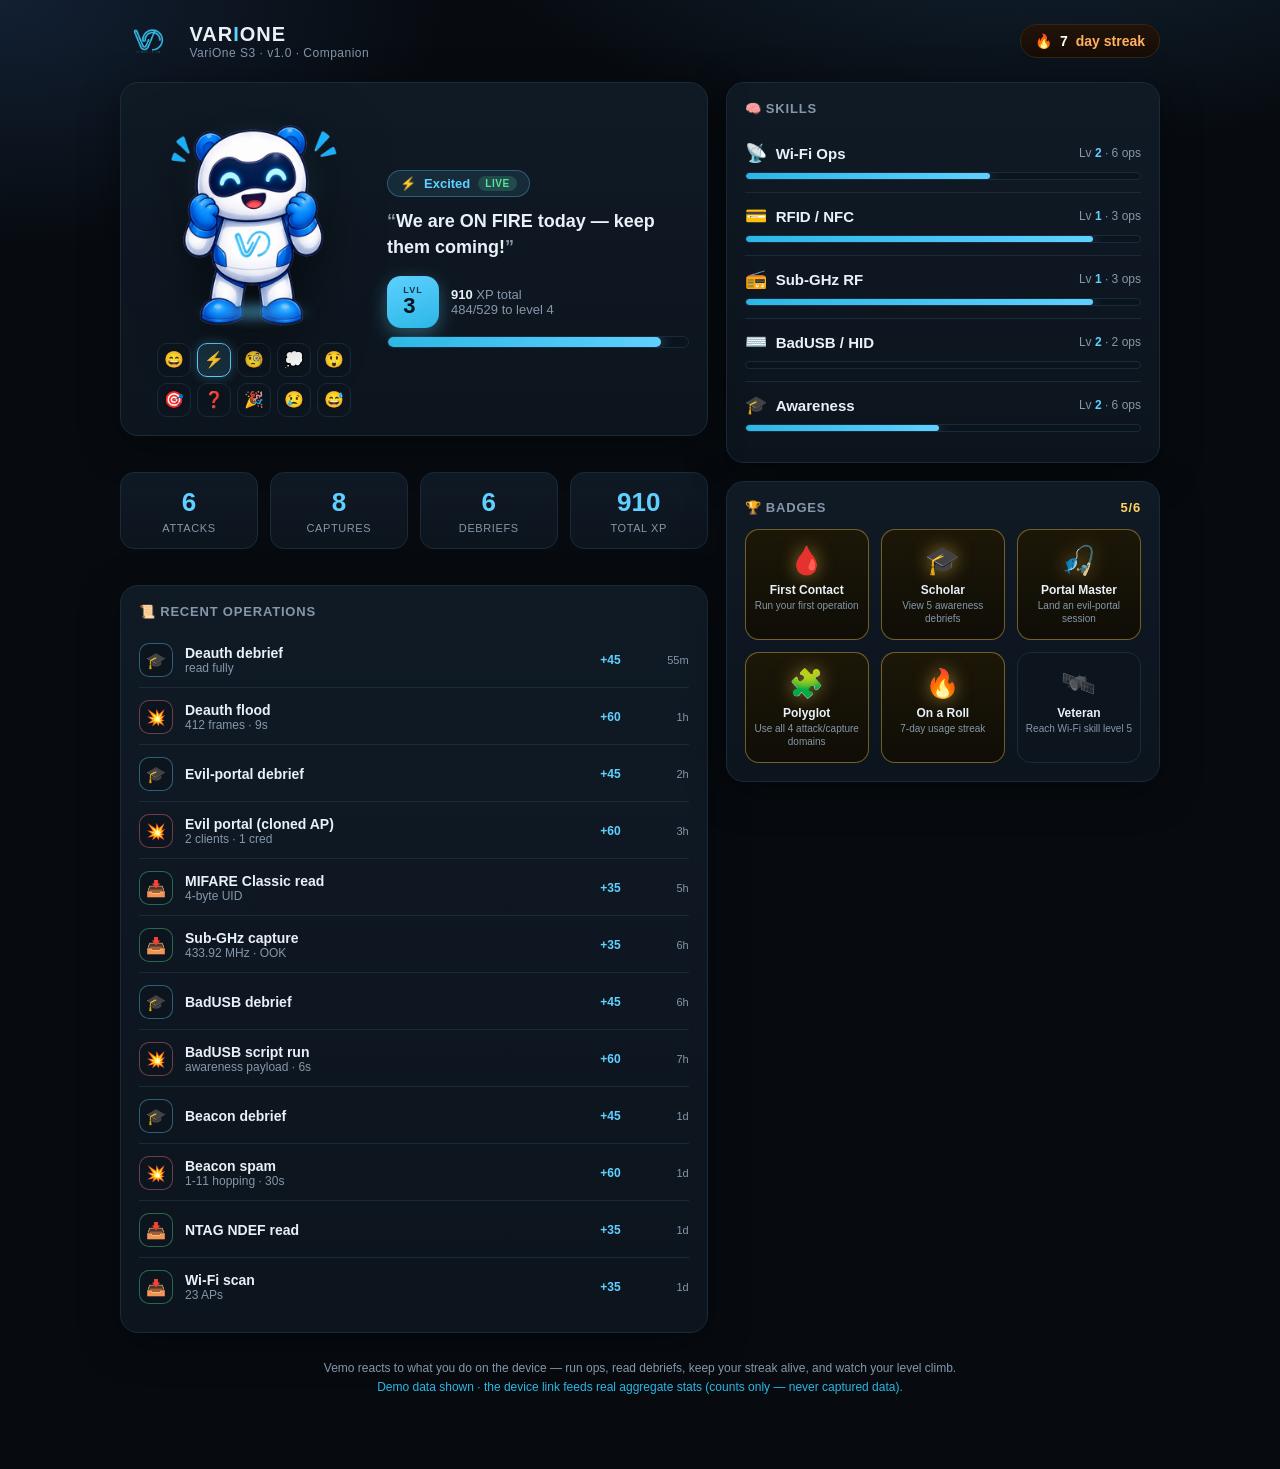
<file: companion/index.html>
<!DOCTYPE html><!--ahRRYMnNxTOveliz0dG5n--><html lang="en"><head><meta charSet="utf-8"/><meta name="viewport" content="width=device-width, initial-scale=1"/><link rel="preload" as="image" href="/companion/vemo/logo.png"/><link rel="preload" as="image" href="/companion/vemo/moods/excited.png"/><link rel="stylesheet" href="/companion/_next/static/css/559a97f2cf360df7.css" data-precedence="next"/><link rel="preload" as="script" fetchPriority="low" href="/companion/_next/static/chunks/webpack-e1fc51a0417401c2.js"/><script src="/companion/_next/static/chunks/4bd1b696-c023c6e3521b1417.js" async=""></script><script src="/companion/_next/static/chunks/255-ff2aa54aff9f7291.js" async=""></script><script src="/companion/_next/static/chunks/main-app-71a87562c7416ae0.js" async=""></script><script src="/companion/_next/static/chunks/app/page-c384c3129f1218ae.js" async=""></script><meta name="theme-color" content="#070b10"/><title>VariOne Companion · Vemo</title><meta name="description" content="Gamified companion for the VariOne awareness device — meet Vemo, level up, and track your operations."/><script src="/companion/_next/static/chunks/polyfills-42372ed130431b0a.js" noModule=""></script></head><body><div hidden=""><!--$--><!--/$--></div><main class="shell"><header class="topbar"><div class="brand"><img src="/companion/vemo/logo.png" alt="VariOne" width="92" height="38"/><div><div class="wm">VAR<i>I</i>ONE</div><div class="sub">VariOne S3<!-- --> · <!-- -->v1.0<!-- --> · Companion</div></div></div><div class="streak" title="Best streak: 7 days">🔥 <span class="n">7</span> day streak</div></header><div class="grid"><div class="stack"><div class="card hero"><div class="stage"><div class="vemo-col"><button class="vemo-wrap" title="Tap Vemo to change mood" aria-label="Vemo is Excited. Tap to change mood."><div class="vemo-glow"></div><img class="vemo-art pop" src="/companion/vemo/moods/excited.png" alt="Vemo — Excited" width="240" height="240"/></button><div class="moodgallery" role="tablist" aria-label="Vemo moods"><button class="mdot " title="Happy" aria-label="Happy" aria-selected="false" role="tab">😄</button><button class="mdot on" title="Excited" aria-label="Excited" aria-selected="true" role="tab">⚡</button><button class="mdot " title="Curious" aria-label="Curious" aria-selected="false" role="tab">🧐</button><button class="mdot " title="Thinking" aria-label="Thinking" aria-selected="false" role="tab">💭</button><button class="mdot " title="Surprised" aria-label="Surprised" aria-selected="false" role="tab">😲</button><button class="mdot " title="Focused" aria-label="Focused" aria-selected="false" role="tab">🎯</button><button class="mdot " title="Confused" aria-label="Confused" aria-selected="false" role="tab">❓</button><button class="mdot " title="Celebrating" aria-label="Celebrating" aria-selected="false" role="tab">🎉</button><button class="mdot " title="Sad" aria-label="Sad" aria-selected="false" role="tab">😢</button><button class="mdot " title="Oops" aria-label="Oops" aria-selected="false" role="tab">😅</button></div></div><div class="info"><span class="moodchip live"><span>⚡</span> <!-- -->Excited<em>live</em></span><p class="speech"><span class="q">“</span>We are ON FIRE today — keep them coming!<span class="q">”</span></p><div class="levelrow"><div class="levelbadge"><span><small>LVL</small><b>3</b></span></div><div class="levelmeta"><div><b>910</b> XP total</div><div>484<!-- -->/<!-- -->529<!-- --> to level <!-- -->4</div></div></div><div class="bar"><span style="width:91%"></span></div></div></div></div><div class="stats"><div class="stat"><div class="v">6</div><div class="l">Attacks</div></div><div class="stat"><div class="v">8</div><div class="l">Captures</div></div><div class="stat"><div class="v">6</div><div class="l">Debriefs</div></div><div class="stat"><div class="v">910</div><div class="l">Total XP</div></div></div><div class="card"><h2>📜 Recent operations</h2><div class="timeline"><div class="row"><div class="dot debrief">🎓</div><div class="meta"><div class="lab">Deauth debrief</div><div class="det">read fully</div></div><div class="xp">+<!-- -->45</div><div class="ago">55m</div></div><div class="row"><div class="dot attack">💥</div><div class="meta"><div class="lab">Deauth flood</div><div class="det">412 frames · 9s</div></div><div class="xp">+<!-- -->60</div><div class="ago">1h</div></div><div class="row"><div class="dot debrief">🎓</div><div class="meta"><div class="lab">Evil-portal debrief</div></div><div class="xp">+<!-- -->45</div><div class="ago">2h</div></div><div class="row"><div class="dot attack">💥</div><div class="meta"><div class="lab">Evil portal (cloned AP)</div><div class="det">2 clients · 1 cred</div></div><div class="xp">+<!-- -->60</div><div class="ago">3h</div></div><div class="row"><div class="dot capture">📥</div><div class="meta"><div class="lab">MIFARE Classic read</div><div class="det">4-byte UID</div></div><div class="xp">+<!-- -->35</div><div class="ago">5h</div></div><div class="row"><div class="dot capture">📥</div><div class="meta"><div class="lab">Sub-GHz capture</div><div class="det">433.92 MHz · OOK</div></div><div class="xp">+<!-- -->35</div><div class="ago">6h</div></div><div class="row"><div class="dot debrief">🎓</div><div class="meta"><div class="lab">BadUSB debrief</div></div><div class="xp">+<!-- -->45</div><div class="ago">6h</div></div><div class="row"><div class="dot attack">💥</div><div class="meta"><div class="lab">BadUSB script run</div><div class="det">awareness payload · 6s</div></div><div class="xp">+<!-- -->60</div><div class="ago">7h</div></div><div class="row"><div class="dot debrief">🎓</div><div class="meta"><div class="lab">Beacon debrief</div></div><div class="xp">+<!-- -->45</div><div class="ago">1d</div></div><div class="row"><div class="dot attack">💥</div><div class="meta"><div class="lab">Beacon spam</div><div class="det">1-11 hopping · 30s</div></div><div class="xp">+<!-- -->60</div><div class="ago">1d</div></div><div class="row"><div class="dot capture">📥</div><div class="meta"><div class="lab">NTAG NDEF read</div></div><div class="xp">+<!-- -->35</div><div class="ago">1d</div></div><div class="row"><div class="dot capture">📥</div><div class="meta"><div class="lab">Wi-Fi scan</div><div class="det">23 APs</div></div><div class="xp">+<!-- -->35</div><div class="ago">1d</div></div></div></div></div><div class="stack"><div class="card"><h2>🧠 Skills</h2><div class="skill"><div class="top"><span class="name"><span class="ic">📡</span>Wi-Fi Ops</span><span class="lv">Lv <b>2</b> · <!-- -->6<!-- --> ops</span></div><div class="bar"><span style="width:62%"></span></div></div><div class="skill"><div class="top"><span class="name"><span class="ic">💳</span>RFID / NFC</span><span class="lv">Lv <b>1</b> · <!-- -->3<!-- --> ops</span></div><div class="bar"><span style="width:88%"></span></div></div><div class="skill"><div class="top"><span class="name"><span class="ic">📻</span>Sub-GHz RF</span><span class="lv">Lv <b>1</b> · <!-- -->3<!-- --> ops</span></div><div class="bar"><span style="width:88%"></span></div></div><div class="skill"><div class="top"><span class="name"><span class="ic">⌨️</span>BadUSB / HID</span><span class="lv">Lv <b>2</b> · <!-- -->2<!-- --> ops</span></div><div class="bar"><span style="width:0%"></span></div></div><div class="skill"><div class="top"><span class="name"><span class="ic">🎓</span>Awareness</span><span class="lv">Lv <b>2</b> · <!-- -->6<!-- --> ops</span></div><div class="bar"><span style="width:49%"></span></div></div></div><div class="card"><h2>🏆 Badges <span style="margin-left:auto;color:var(--gold)">5<!-- -->/<!-- -->6</span></h2><div class="badges"><div class="badge on" title="Run your first operation"><div class="em">🩸</div><div class="bn">First Contact</div><div class="bd">Run your first operation</div></div><div class="badge on" title="View 5 awareness debriefs"><div class="em">🎓</div><div class="bn">Scholar</div><div class="bd">View 5 awareness debriefs</div></div><div class="badge on" title="Land an evil-portal session"><div class="em">🎣</div><div class="bn">Portal Master</div><div class="bd">Land an evil-portal session</div></div><div class="badge on" title="Use all 4 attack/capture domains"><div class="em">🧩</div><div class="bn">Polyglot</div><div class="bd">Use all 4 attack/capture domains</div></div><div class="badge on" title="7-day usage streak"><div class="em">🔥</div><div class="bn">On a Roll</div><div class="bd">7-day usage streak</div></div><div class="badge " title="Reach Wi-Fi skill level 5"><div class="em">🛰️</div><div class="bn">Veteran</div><div class="bd">Reach Wi-Fi skill level 5</div></div></div></div></div></div><p class="foot">Vemo reacts to what you do on the device — run ops, read debriefs, keep your streak alive, and watch your level climb.<br/><span class="seam">Demo data shown · the device link feeds real aggregate stats (counts only — never captured data).</span></p></main><!--$--><!--/$--><script src="/companion/_next/static/chunks/webpack-e1fc51a0417401c2.js" id="_R_" async=""></script><script>(self.__next_f=self.__next_f||[]).push([0])</script><script>self.__next_f.push([1,"1:\"$Sreact.fragment\"\n2:I[9766,[],\"\"]\n3:I[8924,[],\"\"]\n5:I[4431,[],\"OutletBoundary\"]\n7:I[5278,[],\"AsyncMetadataOutlet\"]\n9:I[4431,[],\"ViewportBoundary\"]\nb:I[4431,[],\"MetadataBoundary\"]\nc:\"$Sreact.suspense\"\ne:I[7150,[],\"\"]\n:HL[\"/companion/_next/static/css/559a97f2cf360df7.css\",\"style\"]\n"])</script><script>self.__next_f.push([1,"0:{\"P\":null,\"b\":\"ahRRYMnNxTOveliz0dG5n\",\"p\":\"/companion\",\"c\":[\"\",\"\"],\"i\":false,\"f\":[[[\"\",{\"children\":[\"__PAGE__\",{}]},\"$undefined\",\"$undefined\",true],[\"\",[\"$\",\"$1\",\"c\",{\"children\":[[[\"$\",\"link\",\"0\",{\"rel\":\"stylesheet\",\"href\":\"/companion/_next/static/css/559a97f2cf360df7.css\",\"precedence\":\"next\",\"crossOrigin\":\"$undefined\",\"nonce\":\"$undefined\"}]],[\"$\",\"html\",null,{\"lang\":\"en\",\"children\":[\"$\",\"body\",null,{\"children\":[\"$\",\"$L2\",null,{\"parallelRouterKey\":\"children\",\"error\":\"$undefined\",\"errorStyles\":\"$undefined\",\"errorScripts\":\"$undefined\",\"template\":[\"$\",\"$L3\",null,{}],\"templateStyles\":\"$undefined\",\"templateScripts\":\"$undefined\",\"notFound\":[[[\"$\",\"title\",null,{\"children\":\"404: This page could not be found.\"}],[\"$\",\"div\",null,{\"style\":{\"fontFamily\":\"system-ui,\\\"Segoe UI\\\",Roboto,Helvetica,Arial,sans-serif,\\\"Apple Color Emoji\\\",\\\"Segoe UI Emoji\\\"\",\"height\":\"100vh\",\"textAlign\":\"center\",\"display\":\"flex\",\"flexDirection\":\"column\",\"alignItems\":\"center\",\"justifyContent\":\"center\"},\"children\":[\"$\",\"div\",null,{\"children\":[[\"$\",\"style\",null,{\"dangerouslySetInnerHTML\":{\"__html\":\"body{color:#000;background:#fff;margin:0}.next-error-h1{border-right:1px solid rgba(0,0,0,.3)}@media (prefers-color-scheme:dark){body{color:#fff;background:#000}.next-error-h1{border-right:1px solid rgba(255,255,255,.3)}}\"}}],[\"$\",\"h1\",null,{\"className\":\"next-error-h1\",\"style\":{\"display\":\"inline-block\",\"margin\":\"0 20px 0 0\",\"padding\":\"0 23px 0 0\",\"fontSize\":24,\"fontWeight\":500,\"verticalAlign\":\"top\",\"lineHeight\":\"49px\"},\"children\":404}],[\"$\",\"div\",null,{\"style\":{\"display\":\"inline-block\"},\"children\":[\"$\",\"h2\",null,{\"style\":{\"fontSize\":14,\"fontWeight\":400,\"lineHeight\":\"49px\",\"margin\":0},\"children\":\"This page could not be found.\"}]}]]}]}]],[]],\"forbidden\":\"$undefined\",\"unauthorized\":\"$undefined\"}]}]}]]}],{\"children\":[\"__PAGE__\",[\"$\",\"$1\",\"c\",{\"children\":[\"$L4\",null,[\"$\",\"$L5\",null,{\"children\":[\"$L6\",[\"$\",\"$L7\",null,{\"promise\":\"$@8\"}]]}]]}],{},null,false]},null,false],[\"$\",\"$1\",\"h\",{\"children\":[null,[[\"$\",\"$L9\",null,{\"children\":\"$La\"}],null],[\"$\",\"$Lb\",null,{\"children\":[\"$\",\"div\",null,{\"hidden\":true,\"children\":[\"$\",\"$c\",null,{\"fallback\":null,\"children\":\"$Ld\"}]}]}]]}],false]],\"m\":\"$undefined\",\"G\":[\"$e\",[]],\"s\":false,\"S\":true}\n"])</script><script>self.__next_f.push([1,"f:I[5302,[\"974\",\"static/chunks/app/page-c384c3129f1218ae.js\"],\"default\"]\n"])</script><script>self.__next_f.push([1,"4:[\"$\",\"main\",null,{\"className\":\"shell\",\"children\":[[\"$\",\"header\",null,{\"className\":\"topbar\",\"children\":[[\"$\",\"div\",null,{\"className\":\"brand\",\"children\":[[\"$\",\"img\",null,{\"src\":\"/companion/vemo/logo.png\",\"alt\":\"VariOne\",\"width\":92,\"height\":38}],[\"$\",\"div\",null,{\"children\":[[\"$\",\"div\",null,{\"className\":\"wm\",\"children\":[\"VAR\",[\"$\",\"i\",null,{\"children\":\"I\"}],\"ONE\"]}],[\"$\",\"div\",null,{\"className\":\"sub\",\"children\":[\"VariOne S3\",\" · \",\"v1.0\",\" · Companion\"]}]]}]]}],[\"$\",\"div\",null,{\"className\":\"streak\",\"title\":\"Best streak: 7 days\",\"children\":[\"🔥 \",[\"$\",\"span\",null,{\"className\":\"n\",\"children\":7}],\" day streak\"]}]]}],[\"$\",\"div\",null,{\"className\":\"grid\",\"children\":[[\"$\",\"div\",null,{\"className\":\"stack\",\"children\":[[\"$\",\"$Lf\",null,{\"p\":{\"deviceName\":\"VariOne S3\",\"firmware\":\"v1.0\",\"totalXp\":910,\"level\":3,\"xpInLevel\":484,\"xpForLevel\":529,\"mood\":{\"mood\":\"excited\",\"art\":\"/vemo/moods/excited.png\",\"emoji\":\"⚡\",\"title\":\"Excited\",\"line\":\"We are ON FIRE today — keep them coming!\"},\"skills\":[{\"category\":\"wifi\",\"name\":\"Wi-Fi Ops\",\"icon\":\"📡\",\"level\":2,\"xp\":310,\"xpInLevel\":190,\"xpForLevel\":306,\"count\":6},{\"category\":\"rfid\",\"name\":\"RFID / NFC\",\"icon\":\"💳\",\"level\":1,\"xp\":105,\"xpInLevel\":105,\"xpForLevel\":120,\"count\":3},{\"category\":\"rf\",\"name\":\"Sub-GHz RF\",\"icon\":\"📻\",\"level\":1,\"xp\":105,\"xpInLevel\":105,\"xpForLevel\":120,\"count\":3},{\"category\":\"badusb\",\"name\":\"BadUSB / HID\",\"icon\":\"⌨️\",\"level\":2,\"xp\":120,\"xpInLevel\":0,\"xpForLevel\":306,\"count\":2},{\"category\":\"awareness\",\"name\":\"Awareness\",\"icon\":\"🎓\",\"level\":2,\"xp\":270,\"xpInLevel\":150,\"xpForLevel\":306,\"count\":6}],\"badges\":[{\"id\":\"first-blood\",\"name\":\"First Contact\",\"desc\":\"Run your first operation\",\"icon\":\"🩸\",\"earned\":true},{\"id\":\"scholar\",\"name\":\"Scholar\",\"desc\":\"View 5 awareness debriefs\",\"icon\":\"🎓\",\"earned\":true},{\"id\":\"portal-master\",\"name\":\"Portal Master\",\"desc\":\"Land an evil-portal session\",\"icon\":\"🎣\",\"earned\":true},{\"id\":\"polyglot\",\"name\":\"Polyglot\",\"desc\":\"Use all 4 attack/capture domains\",\"icon\":\"🧩\",\"earned\":true},{\"id\":\"streak-7\",\"name\":\"On a Roll\",\"desc\":\"7-day usage streak\",\"icon\":\"🔥\",\"earned\":true},{\"id\":\"veteran\",\"name\":\"Veteran\",\"desc\":\"Reach Wi-Fi skill level 5\",\"icon\":\"🛰️\",\"earned\":false}],\"streakDays\":7,\"bestStreak\":7,\"counts\":{\"attack\":6,\"capture\":8,\"debrief\":6,\"session\":0},\"recent\":[{\"id\":\"e1\",\"kind\":\"debrief\",\"category\":\"awareness\",\"label\":\"Deauth debrief\",\"ts\":1781786898677,\"detail\":\"read fully\"},{\"id\":\"e0\",\"kind\":\"attack\",\"category\":\"wifi\",\"label\":\"Deauth flood\",\"ts\":1781786598677,\"detail\":\"412 frames · 9s\"},{\"id\":\"e3\",\"kind\":\"debrief\",\"category\":\"awareness\",\"label\":\"Evil-portal debrief\",\"ts\":1781779638677,\"detail\":\"$undefined\"},{\"id\":\"e2\",\"kind\":\"attack\",\"category\":\"wifi\",\"label\":\"Evil portal (cloned AP)\",\"ts\":1781779398677,\"detail\":\"2 clients · 1 cred\"},{\"id\":\"e4\",\"kind\":\"capture\",\"category\":\"rfid\",\"label\":\"MIFARE Classic read\",\"ts\":1781772198677,\"detail\":\"4-byte UID\"},{\"id\":\"e5\",\"kind\":\"capture\",\"category\":\"rf\",\"label\":\"Sub-GHz capture\",\"ts\":1781768598677,\"detail\":\"433.92 MHz · OOK\"},{\"id\":\"e7\",\"kind\":\"debrief\",\"category\":\"awareness\",\"label\":\"BadUSB debrief\",\"ts\":1781765178677,\"detail\":\"$undefined\"},{\"id\":\"e6\",\"kind\":\"attack\",\"category\":\"badusb\",\"label\":\"BadUSB script run\",\"ts\":1781764998677,\"detail\":\"awareness payload · 6s\"},{\"id\":\"e11\",\"kind\":\"debrief\",\"category\":\"awareness\",\"label\":\"Beacon debrief\",\"ts\":1781696658677,\"detail\":\"$undefined\"},{\"id\":\"e8\",\"kind\":\"attack\",\"category\":\"wifi\",\"label\":\"Beacon spam\",\"ts\":1781696598677,\"detail\":\"1-11 hopping · 30s\"},{\"id\":\"e9\",\"kind\":\"capture\",\"category\":\"rfid\",\"label\":\"NTAG NDEF read\",\"ts\":1781689398677,\"detail\":\"$undefined\"},{\"id\":\"e10\",\"kind\":\"capture\",\"category\":\"wifi\",\"label\":\"Wi-Fi scan\",\"ts\":1781685798677,\"detail\":\"23 APs\"}]}}],[\"$\",\"div\",null,{\"className\":\"stats\",\"children\":[[\"$\",\"div\",null,{\"className\":\"stat\",\"children\":[[\"$\",\"div\",null,{\"className\":\"v\",\"children\":6}],[\"$\",\"div\",null,{\"className\":\"l\",\"children\":\"Attacks\"}]]}],[\"$\",\"div\",null,{\"className\":\"stat\",\"children\":[[\"$\",\"div\",null,{\"className\":\"v\",\"children\":8}],[\"$\",\"div\",null,{\"className\":\"l\",\"children\":\"Captures\"}]]}],[\"$\",\"div\",null,{\"className\":\"stat\",\"children\":[[\"$\",\"div\",null,{\"className\":\"v\",\"children\":6}],[\"$\",\"div\",null,{\"className\":\"l\",\"children\":\"Debriefs\"}]]}],[\"$\",\"div\",null,{\"className\":\"stat\",\"children\":[[\"$\",\"div\",null,{\"className\":\"v\",\"children\":\"910\"}],[\"$\",\"div\",null,{\"className\":\"l\",\"children\":\"Total XP\"}]]}]]}],[\"$\",\"div\",null,{\"className\":\"card\",\"children\":[[\"$\",\"h2\",null,{\"children\":\"📜 Recent operations\"}],[\"$\",\"div\",null,{\"className\":\"timeline\",\"children\":[[\"$\",\"div\",\"e1\",{\"className\":\"row\",\"children\":[[\"$\",\"div\",null,{\"className\":\"dot debrief\",\"children\":\"🎓\"}],[\"$\",\"div\",null,{\"className\":\"meta\",\"children\":[[\"$\",\"div\",null,{\"className\":\"lab\",\"children\":\"Deauth debrief\"}],[\"$\",\"div\",null,{\"className\":\"det\",\"children\":\"read fully\"}]]}],[\"$\",\"div\",null,{\"className\":\"xp\",\"children\":[\"+\",45]}],[\"$\",\"div\",null,{\"className\":\"ago\",\"children\":\"55m\"}]]}],[\"$\",\"div\",\"e0\",{\"className\":\"row\",\"children\":[[\"$\",\"div\",null,{\"className\":\"dot attack\",\"children\":\"💥\"}],[\"$\",\"div\",null,{\"className\":\"meta\",\"children\":[[\"$\",\"div\",null,{\"className\":\"lab\",\"children\":\"Deauth flood\"}],[\"$\",\"div\",null,{\"className\":\"det\",\"children\":\"412 frames · 9s\"}]]}],[\"$\",\"div\",null,{\"className\":\"xp\",\"children\":[\"+\",60]}],[\"$\",\"div\",null,{\"className\":\"ago\",\"children\":\"1h\"}]]}],[\"$\",\"div\",\"e3\",{\"className\":\"row\",\"children\":[\"$L10\",\"$L11\",\"$L12\",\"$L13\"]}],\"$L14\",\"$L15\",\"$L16\",\"$L17\",\"$L18\",\"$L19\",\"$L1a\",\"$L1b\",\"$L1c\"]}]]}]]}],\"$L1d\"]}],\"$L1e\"]}]\n"])</script><script>self.__next_f.push([1,"10:[\"$\",\"div\",null,{\"className\":\"dot debrief\",\"children\":\"🎓\"}]\n11:[\"$\",\"div\",null,{\"className\":\"meta\",\"children\":[[\"$\",\"div\",null,{\"className\":\"lab\",\"children\":\"Evil-portal debrief\"}],\"$undefined\"]}]\n12:[\"$\",\"div\",null,{\"className\":\"xp\",\"children\":[\"+\",45]}]\n13:[\"$\",\"div\",null,{\"className\":\"ago\",\"children\":\"2h\"}]\n14:[\"$\",\"div\",\"e2\",{\"className\":\"row\",\"children\":[[\"$\",\"div\",null,{\"className\":\"dot attack\",\"children\":\"💥\"}],[\"$\",\"div\",null,{\"className\":\"meta\",\"children\":[[\"$\",\"div\",null,{\"className\":\"lab\",\"children\":\"Evil portal (cloned AP)\"}],[\"$\",\"div\",null,{\"className\":\"det\",\"children\":\"2 clients · 1 cred\"}]]}],[\"$\",\"div\",null,{\"className\":\"xp\",\"children\":[\"+\",60]}],[\"$\",\"div\",null,{\"className\":\"ago\",\"children\":\"3h\"}]]}]\n15:[\"$\",\"div\",\"e4\",{\"className\":\"row\",\"children\":[[\"$\",\"div\",null,{\"className\":\"dot capture\",\"children\":\"📥\"}],[\"$\",\"div\",null,{\"className\":\"meta\",\"children\":[[\"$\",\"div\",null,{\"className\":\"lab\",\"children\":\"MIFARE Classic read\"}],[\"$\",\"div\",null,{\"className\":\"det\",\"children\":\"4-byte UID\"}]]}],[\"$\",\"div\",null,{\"className\":\"xp\",\"children\":[\"+\",35]}],[\"$\",\"div\",null,{\"className\":\"ago\",\"children\":\"5h\"}]]}]\n16:[\"$\",\"div\",\"e5\",{\"className\":\"row\",\"children\":[[\"$\",\"div\",null,{\"className\":\"dot capture\",\"children\":\"📥\"}],[\"$\",\"div\",null,{\"className\":\"meta\",\"children\":[[\"$\",\"div\",null,{\"className\":\"lab\",\"children\":\"Sub-GHz capture\"}],[\"$\",\"div\",null,{\"className\":\"det\",\"children\":\"433.92 MHz · OOK\"}]]}],[\"$\",\"div\",null,{\"className\":\"xp\",\"children\":[\"+\",35]}],[\"$\",\"div\",null,{\"className\":\"ago\",\"children\":\"6h\"}]]}]\n17:[\"$\",\"div\",\"e7\",{\"className\":\"row\",\"children\":[[\"$\",\"div\",null,{\"className\":\"dot debrief\",\"children\":\"🎓\"}],[\"$\",\"div\",null,{\"className\":\"meta\",\"children\":[[\"$\",\"div\",null,{\"className\":\"lab\",\"children\":\"BadUSB debrief\"}],\"$undefined\"]}],[\"$\",\"div\",null,{\"className\":\"xp\",\"children\":[\"+\",45]}],[\"$\",\"div\",null,{\"className\":\"ago\",\"children\":\"6h\"}]]}]\n18:[\"$\",\"div\",\"e6\",{\"className\":\"row\",\"children\":[[\"$\",\"div\",null,{\"className\":\"dot attack\",\"children\":\"💥\"}],[\"$\",\"div\",null,{\"className\""])</script><script>self.__next_f.push([1,":\"meta\",\"children\":[[\"$\",\"div\",null,{\"className\":\"lab\",\"children\":\"BadUSB script run\"}],[\"$\",\"div\",null,{\"className\":\"det\",\"children\":\"awareness payload · 6s\"}]]}],[\"$\",\"div\",null,{\"className\":\"xp\",\"children\":[\"+\",60]}],[\"$\",\"div\",null,{\"className\":\"ago\",\"children\":\"7h\"}]]}]\n19:[\"$\",\"div\",\"e11\",{\"className\":\"row\",\"children\":[[\"$\",\"div\",null,{\"className\":\"dot debrief\",\"children\":\"🎓\"}],[\"$\",\"div\",null,{\"className\":\"meta\",\"children\":[[\"$\",\"div\",null,{\"className\":\"lab\",\"children\":\"Beacon debrief\"}],\"$undefined\"]}],[\"$\",\"div\",null,{\"className\":\"xp\",\"children\":[\"+\",45]}],[\"$\",\"div\",null,{\"className\":\"ago\",\"children\":\"1d\"}]]}]\n1a:[\"$\",\"div\",\"e8\",{\"className\":\"row\",\"children\":[[\"$\",\"div\",null,{\"className\":\"dot attack\",\"children\":\"💥\"}],[\"$\",\"div\",null,{\"className\":\"meta\",\"children\":[[\"$\",\"div\",null,{\"className\":\"lab\",\"children\":\"Beacon spam\"}],[\"$\",\"div\",null,{\"className\":\"det\",\"children\":\"1-11 hopping · 30s\"}]]}],[\"$\",\"div\",null,{\"className\":\"xp\",\"children\":[\"+\",60]}],[\"$\",\"div\",null,{\"className\":\"ago\",\"children\":\"1d\"}]]}]\n1b:[\"$\",\"div\",\"e9\",{\"className\":\"row\",\"children\":[[\"$\",\"div\",null,{\"className\":\"dot capture\",\"children\":\"📥\"}],[\"$\",\"div\",null,{\"className\":\"meta\",\"children\":[[\"$\",\"div\",null,{\"className\":\"lab\",\"children\":\"NTAG NDEF read\"}],\"$undefined\"]}],[\"$\",\"div\",null,{\"className\":\"xp\",\"children\":[\"+\",35]}],[\"$\",\"div\",null,{\"className\":\"ago\",\"children\":\"1d\"}]]}]\n1c:[\"$\",\"div\",\"e10\",{\"className\":\"row\",\"children\":[[\"$\",\"div\",null,{\"className\":\"dot capture\",\"children\":\"📥\"}],[\"$\",\"div\",null,{\"className\":\"meta\",\"children\":[[\"$\",\"div\",null,{\"className\":\"lab\",\"children\":\"Wi-Fi scan\"}],[\"$\",\"div\",null,{\"className\":\"det\",\"children\":\"23 APs\"}]]}],[\"$\",\"div\",null,{\"className\":\"xp\",\"children\":[\"+\",35]}],[\"$\",\"div\",null,{\"className\":\"ago\",\"children\":\"1d\"}]]}]\n"])</script><script>self.__next_f.push([1,"1d:[\"$\",\"div\",null,{\"className\":\"stack\",\"children\":[[\"$\",\"div\",null,{\"className\":\"card\",\"children\":[[\"$\",\"h2\",null,{\"children\":\"🧠 Skills\"}],[[\"$\",\"div\",\"wifi\",{\"className\":\"skill\",\"children\":[[\"$\",\"div\",null,{\"className\":\"top\",\"children\":[[\"$\",\"span\",null,{\"className\":\"name\",\"children\":[[\"$\",\"span\",null,{\"className\":\"ic\",\"children\":\"📡\"}],\"Wi-Fi Ops\"]}],[\"$\",\"span\",null,{\"className\":\"lv\",\"children\":[\"Lv \",[\"$\",\"b\",null,{\"children\":2}],\" · \",6,\" ops\"]}]]}],[\"$\",\"div\",null,{\"className\":\"bar\",\"children\":[\"$\",\"span\",null,{\"style\":{\"width\":\"62%\"}}]}]]}],[\"$\",\"div\",\"rfid\",{\"className\":\"skill\",\"children\":[[\"$\",\"div\",null,{\"className\":\"top\",\"children\":[[\"$\",\"span\",null,{\"className\":\"name\",\"children\":[[\"$\",\"span\",null,{\"className\":\"ic\",\"children\":\"💳\"}],\"RFID / NFC\"]}],[\"$\",\"span\",null,{\"className\":\"lv\",\"children\":[\"Lv \",[\"$\",\"b\",null,{\"children\":1}],\" · \",3,\" ops\"]}]]}],[\"$\",\"div\",null,{\"className\":\"bar\",\"children\":[\"$\",\"span\",null,{\"style\":{\"width\":\"88%\"}}]}]]}],[\"$\",\"div\",\"rf\",{\"className\":\"skill\",\"children\":[[\"$\",\"div\",null,{\"className\":\"top\",\"children\":[[\"$\",\"span\",null,{\"className\":\"name\",\"children\":[[\"$\",\"span\",null,{\"className\":\"ic\",\"children\":\"📻\"}],\"Sub-GHz RF\"]}],[\"$\",\"span\",null,{\"className\":\"lv\",\"children\":[\"Lv \",[\"$\",\"b\",null,{\"children\":1}],\" · \",3,\" ops\"]}]]}],[\"$\",\"div\",null,{\"className\":\"bar\",\"children\":[\"$\",\"span\",null,{\"style\":{\"width\":\"88%\"}}]}]]}],[\"$\",\"div\",\"badusb\",{\"className\":\"skill\",\"children\":[[\"$\",\"div\",null,{\"className\":\"top\",\"children\":[[\"$\",\"span\",null,{\"className\":\"name\",\"children\":[[\"$\",\"span\",null,{\"className\":\"ic\",\"children\":\"⌨️\"}],\"BadUSB / HID\"]}],[\"$\",\"span\",null,{\"className\":\"lv\",\"children\":[\"Lv \",[\"$\",\"b\",null,{\"children\":2}],\" · \",2,\" ops\"]}]]}],[\"$\",\"div\",null,{\"className\":\"bar\",\"children\":[\"$\",\"span\",null,{\"style\":{\"width\":\"0%\"}}]}]]}],[\"$\",\"div\",\"awareness\",{\"className\":\"skill\",\"children\":[[\"$\",\"div\",null,{\"className\":\"top\",\"children\":[[\"$\",\"span\",null,{\"className\":\"name\",\"children\":[[\"$\",\"span\",null,{\"className\":\"ic\",\"children\":\"🎓\"}],\"Awareness\"]}],[\"$\",\"span\",null,{\"className\":\"lv\",\"children\":[\"Lv \",[\"$\",\"b\",null,{\"children\":2}],\" · \",6,\" ops\"]}]]}],[\"$\",\"div\",null,{\"className\":\"bar\",\"children\":[\"$\",\"span\",null,{\"style\":{\"width\":\"49%\"}}]}]]}]]]}],[\"$\",\"div\",null,{\"className\":\"card\",\"children\":[[\"$\",\"h2\",null,{\"children\":[\"🏆 Badges \",[\"$\",\"span\",null,{\"style\":{\"marginLeft\":\"auto\",\"color\":\"var(--gold)\"},\"children\":[5,\"/\",6]}]]}],[\"$\",\"div\",null,{\"className\":\"badges\",\"children\":[[\"$\",\"div\",\"first-blood\",{\"className\":\"badge on\",\"title\":\"Run your first operation\",\"children\":[[\"$\",\"div\",null,{\"className\":\"em\",\"children\":\"🩸\"}],[\"$\",\"div\",null,{\"className\":\"bn\",\"children\":\"First Contact\"}],[\"$\",\"div\",null,{\"className\":\"bd\",\"children\":\"Run your first operation\"}]]}],[\"$\",\"div\",\"scholar\",{\"className\":\"badge on\",\"title\":\"View 5 awareness debriefs\",\"children\":[[\"$\",\"div\",null,{\"className\":\"em\",\"children\":\"🎓\"}],[\"$\",\"div\",null,{\"className\":\"bn\",\"children\":\"Scholar\"}],[\"$\",\"div\",null,{\"className\":\"bd\",\"children\":\"View 5 awareness debriefs\"}]]}],[\"$\",\"div\",\"portal-master\",{\"className\":\"badge on\",\"title\":\"Land an evil-portal session\",\"children\":[[\"$\",\"div\",null,{\"className\":\"em\",\"children\":\"🎣\"}],[\"$\",\"div\",null,{\"className\":\"bn\",\"children\":\"Portal Master\"}],[\"$\",\"div\",null,{\"className\":\"bd\",\"children\":\"Land an evil-portal session\"}]]}],[\"$\",\"div\",\"polyglot\",{\"className\":\"badge on\",\"title\":\"Use all 4 attack/capture domains\",\"children\":[[\"$\",\"div\",null,{\"className\":\"em\",\"children\":\"🧩\"}],[\"$\",\"div\",null,{\"className\":\"bn\",\"children\":\"Polyglot\"}],[\"$\",\"div\",null,{\"className\":\"bd\",\"children\":\"Use all 4 attack/capture domains\"}]]}],[\"$\",\"div\",\"streak-7\",{\"className\":\"badge on\",\"title\":\"7-day usage streak\",\"children\":[[\"$\",\"div\",null,{\"className\":\"em\",\"children\":\"🔥\"}],[\"$\",\"div\",null,{\"className\":\"bn\",\"children\":\"On a Roll\"}],[\"$\",\"div\",null,{\"className\":\"bd\",\"children\":\"7-day usage streak\"}]]}],[\"$\",\"div\",\"veteran\",{\"className\":\"badge \",\"title\":\"Reach Wi-Fi skill level 5\",\"children\":[[\"$\",\"div\",null,{\"className\":\"em\",\"children\":\"🛰️\"}],[\"$\",\"div\",null,{\"className\":\"bn\",\"children\":\"Veteran\"}],[\"$\",\"div\",null,{\"className\":\"bd\",\"children\":\"Reach Wi-Fi skill level 5\"}]]}]]}]]}]]}]\n"])</script><script>self.__next_f.push([1,"1e:[\"$\",\"p\",null,{\"className\":\"foot\",\"children\":[\"Vemo reacts to what you do on the device — run ops, read debriefs, keep your streak alive, and watch your level climb.\",[\"$\",\"br\",null,{}],[\"$\",\"span\",null,{\"className\":\"seam\",\"children\":\"Demo data shown · the device link feeds real aggregate stats (counts only — never captured data).\"}]]}]\n"])</script><script>self.__next_f.push([1,"a:[[\"$\",\"meta\",\"0\",{\"charSet\":\"utf-8\"}],[\"$\",\"meta\",\"1\",{\"name\":\"viewport\",\"content\":\"width=device-width, initial-scale=1\"}],[\"$\",\"meta\",\"2\",{\"name\":\"theme-color\",\"content\":\"#070b10\"}]]\n6:null\n"])</script><script>self.__next_f.push([1,"8:{\"metadata\":[[\"$\",\"title\",\"0\",{\"children\":\"VariOne Companion · Vemo\"}],[\"$\",\"meta\",\"1\",{\"name\":\"description\",\"content\":\"Gamified companion for the VariOne awareness device — meet Vemo, level up, and track your operations.\"}]],\"error\":null,\"digest\":\"$undefined\"}\n"])</script><script>self.__next_f.push([1,"d:\"$8:metadata\"\n"])</script></body></html>
</file>
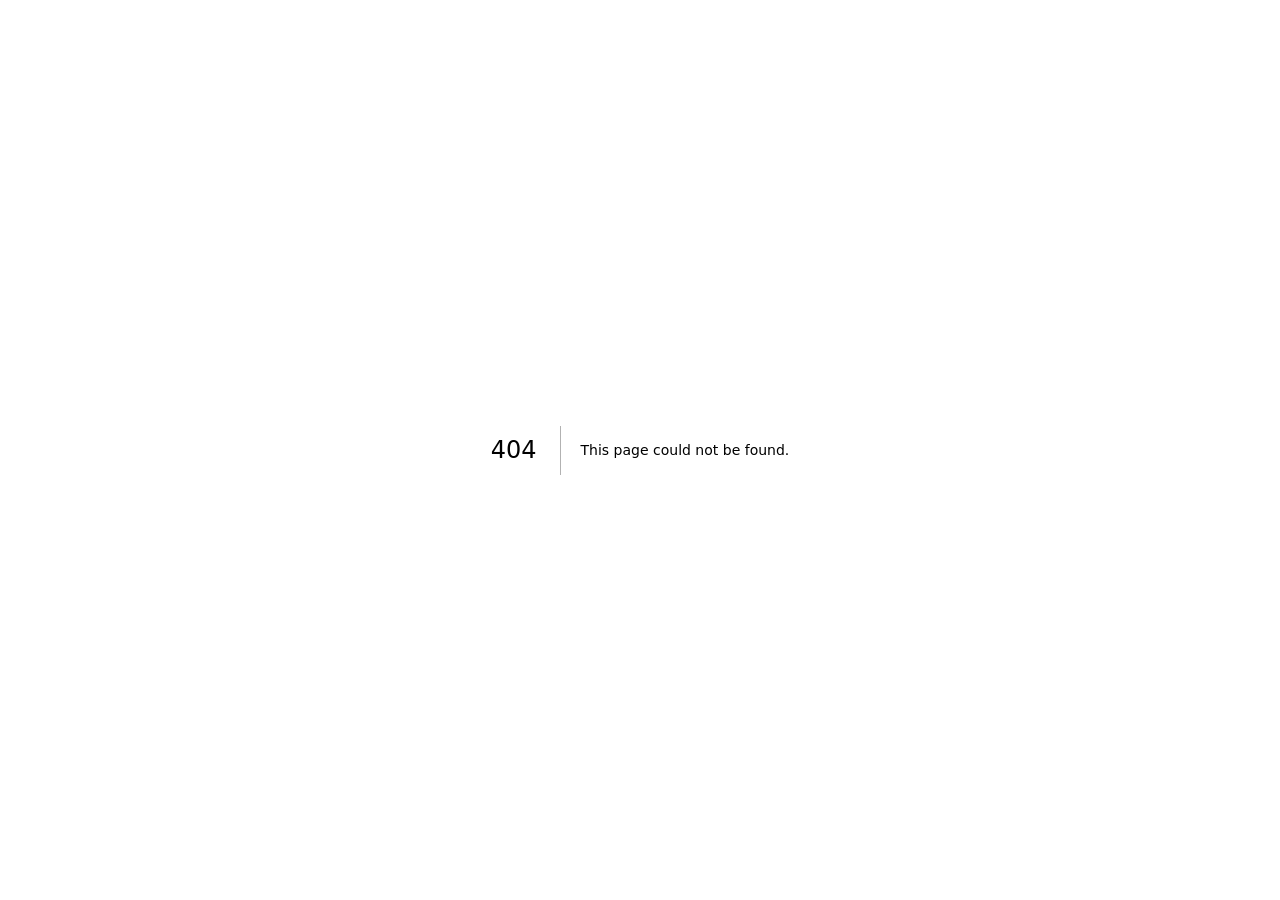
<file: companion/404/index.html>
<!DOCTYPE html><!--ahRRYMnNxTOveliz0dG5n--><html lang="en"><head><meta charSet="utf-8"/><meta name="viewport" content="width=device-width, initial-scale=1"/><link rel="stylesheet" href="/companion/_next/static/css/559a97f2cf360df7.css" data-precedence="next"/><link rel="preload" as="script" fetchPriority="low" href="/companion/_next/static/chunks/webpack-e1fc51a0417401c2.js"/><script src="/companion/_next/static/chunks/4bd1b696-c023c6e3521b1417.js" async=""></script><script src="/companion/_next/static/chunks/255-ff2aa54aff9f7291.js" async=""></script><script src="/companion/_next/static/chunks/main-app-71a87562c7416ae0.js" async=""></script><meta name="robots" content="noindex"/><title>404: This page could not be found.</title><meta name="theme-color" content="#070b10"/><title>VariOne Companion · Vemo</title><meta name="description" content="Gamified companion for the VariOne awareness device — meet Vemo, level up, and track your operations."/><script src="/companion/_next/static/chunks/polyfills-42372ed130431b0a.js" noModule=""></script></head><body><div hidden=""><!--$--><!--/$--></div><div style="font-family:system-ui,&quot;Segoe UI&quot;,Roboto,Helvetica,Arial,sans-serif,&quot;Apple Color Emoji&quot;,&quot;Segoe UI Emoji&quot;;height:100vh;text-align:center;display:flex;flex-direction:column;align-items:center;justify-content:center"><div><style>body{color:#000;background:#fff;margin:0}.next-error-h1{border-right:1px solid rgba(0,0,0,.3)}@media (prefers-color-scheme:dark){body{color:#fff;background:#000}.next-error-h1{border-right:1px solid rgba(255,255,255,.3)}}</style><h1 class="next-error-h1" style="display:inline-block;margin:0 20px 0 0;padding:0 23px 0 0;font-size:24px;font-weight:500;vertical-align:top;line-height:49px">404</h1><div style="display:inline-block"><h2 style="font-size:14px;font-weight:400;line-height:49px;margin:0">This page could not be found.</h2></div></div></div><!--$--><!--/$--><script src="/companion/_next/static/chunks/webpack-e1fc51a0417401c2.js" id="_R_" async=""></script><script>(self.__next_f=self.__next_f||[]).push([0])</script><script>self.__next_f.push([1,"1:\"$Sreact.fragment\"\n2:I[9766,[],\"\"]\n3:I[8924,[],\"\"]\n4:I[4431,[],\"OutletBoundary\"]\n6:I[5278,[],\"AsyncMetadataOutlet\"]\n8:I[4431,[],\"ViewportBoundary\"]\na:I[4431,[],\"MetadataBoundary\"]\nb:\"$Sreact.suspense\"\nd:I[7150,[],\"\"]\n:HL[\"/companion/_next/static/css/559a97f2cf360df7.css\",\"style\"]\n"])</script><script>self.__next_f.push([1,"0:{\"P\":null,\"b\":\"ahRRYMnNxTOveliz0dG5n\",\"p\":\"/companion\",\"c\":[\"\",\"_not-found\",\"\"],\"i\":false,\"f\":[[[\"\",{\"children\":[\"/_not-found\",{\"children\":[\"__PAGE__\",{}]}]},\"$undefined\",\"$undefined\",true],[\"\",[\"$\",\"$1\",\"c\",{\"children\":[[[\"$\",\"link\",\"0\",{\"rel\":\"stylesheet\",\"href\":\"/companion/_next/static/css/559a97f2cf360df7.css\",\"precedence\":\"next\",\"crossOrigin\":\"$undefined\",\"nonce\":\"$undefined\"}]],[\"$\",\"html\",null,{\"lang\":\"en\",\"children\":[\"$\",\"body\",null,{\"children\":[\"$\",\"$L2\",null,{\"parallelRouterKey\":\"children\",\"error\":\"$undefined\",\"errorStyles\":\"$undefined\",\"errorScripts\":\"$undefined\",\"template\":[\"$\",\"$L3\",null,{}],\"templateStyles\":\"$undefined\",\"templateScripts\":\"$undefined\",\"notFound\":\"$undefined\",\"forbidden\":\"$undefined\",\"unauthorized\":\"$undefined\"}]}]}]]}],{\"children\":[\"/_not-found\",[\"$\",\"$1\",\"c\",{\"children\":[null,[\"$\",\"$L2\",null,{\"parallelRouterKey\":\"children\",\"error\":\"$undefined\",\"errorStyles\":\"$undefined\",\"errorScripts\":\"$undefined\",\"template\":[\"$\",\"$L3\",null,{}],\"templateStyles\":\"$undefined\",\"templateScripts\":\"$undefined\",\"notFound\":\"$undefined\",\"forbidden\":\"$undefined\",\"unauthorized\":\"$undefined\"}]]}],{\"children\":[\"__PAGE__\",[\"$\",\"$1\",\"c\",{\"children\":[[[\"$\",\"title\",null,{\"children\":\"404: This page could not be found.\"}],[\"$\",\"div\",null,{\"style\":{\"fontFamily\":\"system-ui,\\\"Segoe UI\\\",Roboto,Helvetica,Arial,sans-serif,\\\"Apple Color Emoji\\\",\\\"Segoe UI Emoji\\\"\",\"height\":\"100vh\",\"textAlign\":\"center\",\"display\":\"flex\",\"flexDirection\":\"column\",\"alignItems\":\"center\",\"justifyContent\":\"center\"},\"children\":[\"$\",\"div\",null,{\"children\":[[\"$\",\"style\",null,{\"dangerouslySetInnerHTML\":{\"__html\":\"body{color:#000;background:#fff;margin:0}.next-error-h1{border-right:1px solid rgba(0,0,0,.3)}@media (prefers-color-scheme:dark){body{color:#fff;background:#000}.next-error-h1{border-right:1px solid rgba(255,255,255,.3)}}\"}}],[\"$\",\"h1\",null,{\"className\":\"next-error-h1\",\"style\":{\"display\":\"inline-block\",\"margin\":\"0 20px 0 0\",\"padding\":\"0 23px 0 0\",\"fontSize\":24,\"fontWeight\":500,\"verticalAlign\":\"top\",\"lineHeight\":\"49px\"},\"children\":404}],[\"$\",\"div\",null,{\"style\":{\"display\":\"inline-block\"},\"children\":[\"$\",\"h2\",null,{\"style\":{\"fontSize\":14,\"fontWeight\":400,\"lineHeight\":\"49px\",\"margin\":0},\"children\":\"This page could not be found.\"}]}]]}]}]],null,[\"$\",\"$L4\",null,{\"children\":[\"$L5\",[\"$\",\"$L6\",null,{\"promise\":\"$@7\"}]]}]]}],{},null,false]},null,false]},null,false],[\"$\",\"$1\",\"h\",{\"children\":[[\"$\",\"meta\",null,{\"name\":\"robots\",\"content\":\"noindex\"}],[[\"$\",\"$L8\",null,{\"children\":\"$L9\"}],null],[\"$\",\"$La\",null,{\"children\":[\"$\",\"div\",null,{\"hidden\":true,\"children\":[\"$\",\"$b\",null,{\"fallback\":null,\"children\":\"$Lc\"}]}]}]]}],false]],\"m\":\"$undefined\",\"G\":[\"$d\",[]],\"s\":false,\"S\":true}\n"])</script><script>self.__next_f.push([1,"9:[[\"$\",\"meta\",\"0\",{\"charSet\":\"utf-8\"}],[\"$\",\"meta\",\"1\",{\"name\":\"viewport\",\"content\":\"width=device-width, initial-scale=1\"}],[\"$\",\"meta\",\"2\",{\"name\":\"theme-color\",\"content\":\"#070b10\"}]]\n5:null\n"])</script><script>self.__next_f.push([1,"7:{\"metadata\":[[\"$\",\"title\",\"0\",{\"children\":\"VariOne Companion · Vemo\"}],[\"$\",\"meta\",\"1\",{\"name\":\"description\",\"content\":\"Gamified companion for the VariOne awareness device — meet Vemo, level up, and track your operations.\"}]],\"error\":null,\"digest\":\"$undefined\"}\n"])</script><script>self.__next_f.push([1,"c:\"$7:metadata\"\n"])</script></body></html>
</file>
<file: companion/_next/static/css/559a97f2cf360df7.css>
:root{--bg:#070b10;--bg2:#0b1219;--panel:#101a25;--panel2:#0c141d;--bd:#1b2a3a;--bd2:#24384c;--tx:#e9f1f8;--mut:#8597aa;--cy:#5fd0ff;--cy2:#2bb7e6;--navy:#192a3a;--good:#57e39b;--warn:#ffb15e;--crit:#ff7a90;--gold:#ffd35e;--radius:18px;--shadow:0 10px 40px rgba(0,0,0,0.45)}*{box-sizing:border-box}body,html{padding:0;margin:0}body{background:radial-gradient(1100px 540px at 80% -10%,#14283a 0,transparent 55%),radial-gradient(900px 500px at 0 0,#122033 0,transparent 50%),var(--bg);color:var(--tx);font-family:ui-sans-serif,-apple-system,Segoe UI,Roboto,Helvetica,Arial,sans-serif;-webkit-font-smoothing:antialiased;min-height:100vh}a{color:inherit;text-decoration:none}.shell{max-width:1080px;margin:0 auto;padding:22px 20px 60px}.topbar{justify-content:space-between;gap:16px;margin-bottom:22px}.brand,.topbar{display:flex;align-items:center}.brand{gap:12px}.brand img{height:38px;width:auto}.brand .wm{font-weight:800;letter-spacing:1px;font-size:20px}.brand .wm i{color:var(--cy);font-style:normal}.brand .sub{font-size:12px;color:var(--mut);letter-spacing:.5px}.streak{display:flex;align-items:center;gap:8px;background:linear-gradient(180deg,#21130a,#160d07);border:1px solid #3a2410;color:var(--warn);padding:8px 14px;border-radius:999px;font-weight:700;font-size:14px}.streak .n{color:#fff}.grid{display:grid;grid-template-columns:1.15fr .85fr;grid-gap:18px;gap:18px}@media (max-width:860px){.grid{grid-template-columns:1fr}}.card{background:linear-gradient(180deg,var(--panel),var(--panel2));border:1px solid var(--bd);border-radius:var(--radius);padding:18px;box-shadow:var(--shadow)}.card h2{margin:0 0 14px;font-size:13px;text-transform:uppercase;letter-spacing:.8px;color:var(--mut);display:flex;align-items:center;gap:8px}.hero{position:relative;overflow:hidden}.hero .stage{display:flex;align-items:center;gap:18px}@media (max-width:560px){.hero .stage{flex-direction:column;text-align:center}}.vemo-col{flex:0 0 auto;display:flex;flex-direction:column;align-items:center;gap:12px}.vemo-wrap{position:relative;width:210px;height:230px;display:flex;align-items:flex-end;justify-content:center;background:none;border:0;padding:0;cursor:pointer;outline:none}.vemo-wrap:after{content:"";position:absolute;bottom:2px;left:50%;transform:translateX(-50%);width:168px;height:34px;background:radial-gradient(closest-side,rgba(95,208,255,.55),rgba(95,208,255,.12) 55%,transparent 75%);filter:blur(5px);animation:glowpad 4s ease-in-out infinite}@keyframes glowpad{0%,to{opacity:.7;width:168px}50%{opacity:1;width:184px}}.vemo-wrap:hover .vemo-art{transform:scale(1.04)}.vemo-glow{position:absolute;inset:-6% 0 16% 0;background:radial-gradient(closest-side,rgba(95,208,255,.3),transparent 70%);filter:blur(10px);animation:pulse 4s ease-in-out infinite}.vemo-art{position:relative;height:228px;width:auto;filter:drop-shadow(0 16px 30px rgba(0,0,0,.55));animation:float 5s ease-in-out infinite;transition:transform .18s ease}.vemo-art.pop{animation:float 5s ease-in-out infinite,popin .45s ease}@keyframes float{0%,to{transform:translateY(0)}50%{transform:translateY(-9px)}}@keyframes pulse{0%,to{opacity:.5}50%{opacity:1}}@keyframes popin{0%{transform:scale(.7) rotate(-6deg);opacity:0}60%{transform:scale(1.08) rotate(2deg)}to{transform:scale(1) rotate(0);opacity:1}}.moodgallery{display:flex;flex-wrap:wrap;justify-content:center;gap:6px;max-width:230px}.mdot{width:34px;height:34px;border-radius:10px;border:1px solid var(--bd);background:var(--panel2);font-size:16px;line-height:1;cursor:pointer;transition:transform .12s ease,border-color .12s ease,background .12s ease}.mdot:hover{transform:translateY(-2px);border-color:var(--bd2)}.mdot.on{border-color:var(--cy);background:rgba(95,208,255,.14);box-shadow:0 0 12px rgba(95,208,255,.3)}.livebtn{margin:-4px 0 14px;background:none;border:0;color:var(--cy);font-size:13px;cursor:pointer;padding:0}.livebtn:hover{text-decoration:underline}.hero .info{flex:1 1 auto;min-width:0}.moodchip{display:inline-flex;align-items:center;gap:8px;background:rgba(95,208,255,.1);border:1px solid rgba(95,208,255,.3);color:var(--cy);border-radius:999px;padding:5px 12px;font-size:13px;font-weight:700}.moodchip em{font-style:normal;font-size:10px;letter-spacing:.6px;text-transform:uppercase;padding:2px 7px;border-radius:999px;font-weight:800}.moodchip.live em{background:rgba(87,227,155,.18);color:var(--good)}.moodchip.preview{background:rgba(255,177,94,.1);border-color:rgba(255,177,94,.3);color:var(--warn)}.moodchip.preview em{background:rgba(255,177,94,.18);color:var(--warn)}.speech{margin:12px 0 16px;font-size:18px;line-height:1.4;font-weight:600}.speech .q{color:var(--mut)}.levelrow{display:flex;align-items:center;gap:12px;margin-bottom:8px}.levelbadge{display:grid;place-items:center;width:52px;height:52px;border-radius:14px;background:linear-gradient(160deg,var(--cy),var(--cy2));color:#04161f;font-weight:900;line-height:1;box-shadow:0 6px 18px rgba(95,208,255,.35)}.levelbadge small{display:block;font-size:9px;letter-spacing:1px;opacity:.8}.levelbadge b{font-size:22px}.levelmeta{font-size:13px;color:var(--mut)}.levelmeta b{color:var(--tx)}.bar{height:12px;background:#0a141d;border:1px solid var(--bd);overflow:hidden}.bar,.bar>span{border-radius:999px}.bar>span{display:block;height:100%;background:linear-gradient(90deg,var(--cy2),var(--cy));box-shadow:0 0 14px rgba(95,208,255,.5)}.stats{display:grid;grid-template-columns:repeat(4,1fr);grid-gap:12px;gap:12px;margin:18px 0}@media (max-width:520px){.stats{grid-template-columns:repeat(2,1fr)}}.stat{background:linear-gradient(180deg,var(--panel),var(--panel2));border:1px solid var(--bd);border-radius:14px;padding:14px;text-align:center}.stat .v{font-size:26px;font-weight:800;color:var(--cy)}.stat .l{font-size:11px;text-transform:uppercase;letter-spacing:.6px;color:var(--mut);margin-top:4px}.skill{padding:12px 0;border-bottom:1px solid var(--bd)}.skill:last-child{border-bottom:0}.skill .top{justify-content:space-between;margin-bottom:8px}.skill .name,.skill .top{display:flex;align-items:center}.skill .name{gap:9px;font-weight:600;font-size:15px}.skill .ic{font-size:18px}.skill .lv{font-size:12px;color:var(--mut)}.skill .lv b{color:var(--cy)}.skill .bar{height:8px}.badges{display:grid;grid-template-columns:repeat(3,1fr);grid-gap:12px;gap:12px}.badge{text-align:center;padding:14px 8px;border-radius:14px;border:1px solid var(--bd);background:var(--panel2)}.badge.on{border-color:rgba(255,211,94,.4);background:linear-gradient(180deg,#1c1707,#0f0d06)}.badge .em{font-size:28px;filter:grayscale(1) opacity(.4)}.badge.on .em{filter:none;text-shadow:0 0 18px rgba(255,211,94,.5)}.badge .bn{font-size:12px;font-weight:700;margin-top:6px}.badge .bd{font-size:10px;color:var(--mut);margin-top:2px;line-height:1.3}.timeline{display:flex;flex-direction:column;gap:2px}.row{display:flex;align-items:center;gap:12px;padding:10px 0;border-bottom:1px solid var(--bd)}.row:last-child{border-bottom:0}.dot{flex:0 0 auto;width:34px;height:34px;border-radius:10px;display:grid;place-items:center;font-size:16px;background:var(--panel2);border:1px solid var(--bd)}.dot.attack{border-color:rgba(255,122,144,.4)}.dot.capture{border-color:rgba(87,227,155,.4)}.dot.debrief{border-color:rgba(95,208,255,.4)}.row .meta{flex:1 1 auto;min-width:0}.row .lab{font-size:14px;font-weight:600}.row .det{font-size:12px;color:var(--mut)}.row .xp{flex:0 0 auto;font-size:12px;font-weight:700;color:var(--cy)}.row .ago{flex:0 0 auto;font-size:11px;color:var(--mut);width:56px;text-align:right}.stack{display:flex;flex-direction:column;gap:18px}.foot{margin-top:26px;text-align:center;font-size:12px;color:var(--mut);line-height:1.6}.foot .seam{color:var(--cy2)}
</file>
